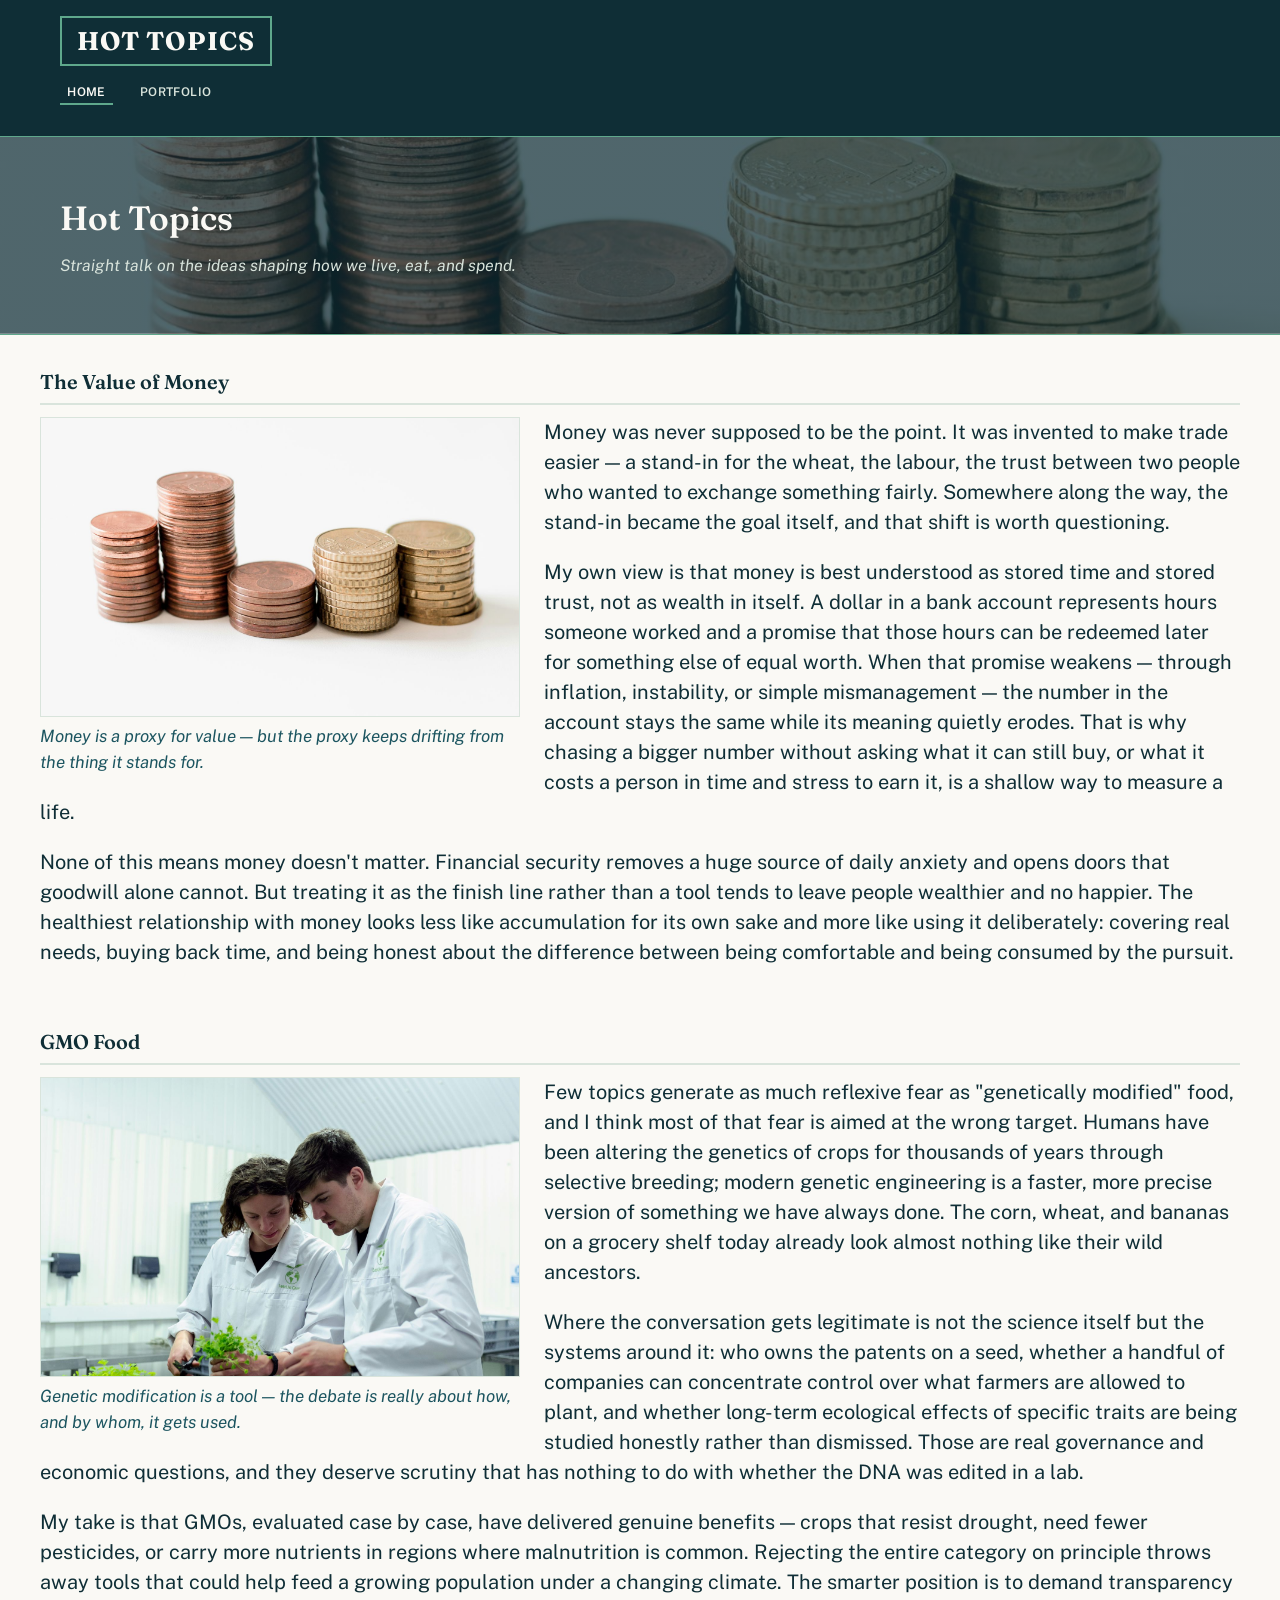
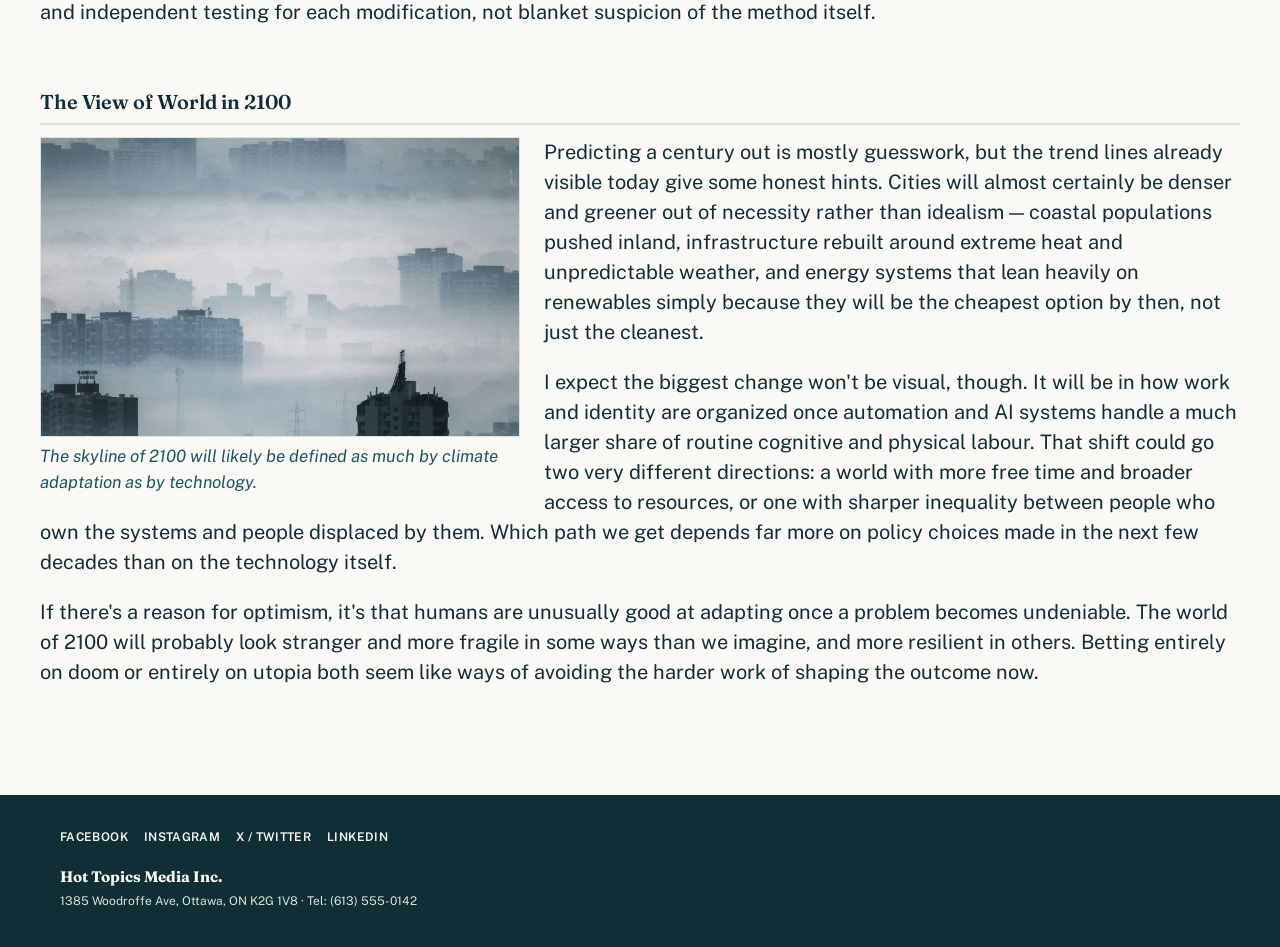
<file: index.html>
<!DOCTYPE html>
<html lang="en">
<head>
  <meta charset="UTF-8">
  <meta name="viewport" content="width=device-width, initial-scale=1.0">
  <title>Hot Topics — Money, GMOs &amp; the World in 2100</title>
  <meta name="description" content="Opinion and commentary on the value of money, GMO food, and what the world could look like in 2100.">

  <link rel="preconnect" href="https://fonts.googleapis.com">
  <link rel="preconnect" href="https://fonts.gstatic.com" crossorigin>
  <link href="https://fonts.googleapis.com/css2?family=Fraunces:opsz,wght@9..144,500;9..144,700&amp;family=Public+Sans:wght@400;600&amp;display=swap" rel="stylesheet">

  <link rel="stylesheet" href="./css/style.css">
</head>
<body>

  <header class="site-header">
    <div class="wrap">
      <div class="logo-row">
        <span class="logo">HOT&nbsp;TOPICS</span>
      </div>
      <nav class="nav-bar" aria-label="Primary">
        <ul id="nav-links">
          <li><a href="./partials/home.html" class="is-active">Home</a></li>
          <li><a href="./partials/portfolio.html">Portfolio</a></li>
        </ul>
      </nav>
    </div>
    <div class="masthead">
      <div class="wrap">
        <h1>Hot Topics</h1>
        <p class="tagline">Straight talk on the ideas shaping how we live, eat, and spend.</p>
      </div>
    </div>
  </header>

  <main id="main-content" class="wrap">
    <p class="loading">Loading content&hellip;</p>
  </main>

  <footer class="site-footer">
    <div class="wrap">
      <ul class="social-list">
        <li><a href="https://facebook.com" target="_blank" rel="noopener">Facebook</a></li>
        <li><a href="https://instagram.com" target="_blank" rel="noopener">Instagram</a></li>
        <li><a href="https://twitter.com" target="_blank" rel="noopener">X / Twitter</a></li>
        <li><a href="https://linkedin.com" target="_blank" rel="noopener">LinkedIn</a></li>
      </ul>
      <p class="company-info">
        <strong>Hot Topics Media Inc.</strong>
        1385 Woodroffe Ave, Ottawa, ON K2G 1V8 · Tel: (613) 555-0142
      </p>
    </div>
  </footer>

  <script src="./js/main.js"></script>
</body>
</html>
</file>
<file: css/style.css>
/* ==========================================================================
   HOT TOPICS — Colour Scheme (analogous: blue -> teal -> green)
   --ink    : #0F2E36  (deepest teal-blue — nav / footer / headings on light)
   --teal   : #1C5560  (primary brand teal)
   --leaf   : #2F7A75  (teal-green — links, accents)
   --sage   : #5FA88C  (green — hover / secondary accent)
   --mist   : #D9E4DC  (pale sage — card backgrounds)
   --paper  : #FAF9F5  (warm off-white — page background)
   --sage-text: #347059 (darker sage, text-only — WCAG AA contrast fix for link hover)
   Reference: colours picked with an analogous scheme on color.adobe.com
   ========================================================================== */

:root {
  --ink: #0f2e36;
  --teal: #1c5560;
  --leaf: #2f7a75;
  --sage: #5fa88c;
  --mist: #d9e4dc;
  --paper: #faf9f5;
  --sage-text: #347059; /* darker sage, used only for text — passes WCAG AA contrast on --paper */

  --font-heading: "Fraunces", Georgia, "Times New Roman", serif;
  --font-body: "Public Sans", -apple-system, "Segoe UI", Helvetica, Arial, sans-serif;

  --max-width: 75rem;
  --gutter: 1.25rem;
}

/* ---------- Reset ---------- */
*, *::before, *::after { box-sizing: border-box; }
html { -webkit-text-size-adjust: 100%; }
body {
  margin: 0;
  background: var(--paper);
  color: var(--ink);
  font-family: var(--font-body);
  font-size: 0.75rem;       /* mobile view */
  line-height: 1.5;
  -webkit-font-smoothing: antialiased;
}
h1, h2, h3, h4 { font-family: var(--font-heading); color: var(--ink); margin: 0 0 0.6em; font-weight: 600; }
p { margin: 0 0 1em; }
img { max-width: 100%; display: block; height: auto; }
a { color: var(--leaf); text-decoration: none; }
a:hover, a:focus { color: var(--sage-text); text-decoration: underline; }
a:focus-visible, button:focus-visible { outline: 3px solid var(--sage); outline-offset: 2px; }
figure { margin: 0; }
figcaption { font-size: 0.85em; color: var(--teal); font-style: italic; margin-top: 0.4em; }

.wrap {
  width: 100%;
  max-width: var(--max-width);
  margin: 0 auto;
  padding: 0 var(--gutter);
}

/* ---------- Header ---------- */
.site-header { background: var(--ink); color: var(--paper); }
.site-header .wrap { padding-top: 1rem; padding-bottom: 1rem; }

.logo-row { display: flex; justify-content: center; align-items: center; margin-bottom: 0.75rem; }
.logo {
  font-family: var(--font-heading);
  font-weight: 700;
  font-size: 1.6rem;
  letter-spacing: 0.04em;
  color: var(--paper);
  border: 2px solid var(--sage);
  padding: 0.15em 0.6em;
}

.nav-bar ul {
  list-style: none;
  margin: 0;
  padding: 0;
  display: flex;
  flex-direction: column;
  align-items: center;
  gap: 0.4rem;
}
.nav-bar a {
  color: var(--mist);
  font-family: var(--font-body);
  font-weight: 600;
  letter-spacing: 0.03em;
  text-transform: uppercase;
  font-size: 0.75rem;
  padding: 0.3em 0.6em;
}
.nav-bar a:hover, .nav-bar a:focus, .nav-bar a.is-active {
  color: var(--paper);
  text-decoration: none;
  border-bottom: 2px solid var(--sage);
}

.masthead {
  margin-top: 1rem;
  text-align: center;
  background-image: linear-gradient(rgba(15,46,54,0.72), rgba(15,46,54,0.72)), url("../img/money.jpg");
  background-size: cover;
  background-position: center;
  padding: 2.5rem 1rem;
  border-top: 1px solid var(--sage);
  border-bottom: 1px solid var(--sage);
}
.masthead h1 { color: var(--paper); font-size: 1.6rem; margin-bottom: 0.3em; }
.masthead .tagline { color: var(--mist); font-size: 0.85rem; font-style: italic; margin: 0; }

/* ---------- Main content ---------- */
main#main-content { padding: 2rem 0 1rem; }

.article {
  margin-bottom: 2.5rem;
}
.article h2 {
  font-size: 1.25rem;
  border-bottom: 2px solid var(--mist);
  padding-bottom: 0.3em;
}
.article figure img { border: 1px solid var(--mist); }
.article p { text-align: left; }
.article .sources { font-size: 0.85em; color: var(--teal); }
.article .sources a { color: var(--teal); text-decoration: underline; }

/* Portfolio cards */
.cards {
  display: grid;
  grid-template-columns: 1fr;   /* mobile: 1 column */
  gap: 1.25rem;
}
.card {
  background: var(--mist);
  border: 1px solid var(--sage);
  overflow: hidden;
  text-align: center;
}
.card img { width: 100%; }
.card figcaption {
  font-size: 1rem;
  font-family: var(--font-heading);
  font-weight: 600;
  padding: 0.6em;
  margin: 0;
  color: var(--ink);
  font-style: normal; /* override the default italic figcaption style for card titles */
}

.loading, .error-msg { text-align: center; padding: 2rem 0; color: var(--teal); }

/* ---------- Footer ---------- */
.site-footer { background: var(--ink); color: var(--mist); margin-top: 2rem; }
.site-footer .wrap { padding: 1.5rem var(--gutter); text-align: center; }
.social-list {
  list-style: none;
  display: flex;
  justify-content: center;
  gap: 1rem;
  padding: 0;
  margin: 0 0 1rem;
  flex-wrap: wrap;
}
.social-list a {
  color: var(--paper);
  font-weight: 600;
  font-size: 0.75rem;
  text-transform: uppercase;
  letter-spacing: 0.03em;
}
.social-list a:hover { color: var(--sage); }
.company-info { font-size: 0.75rem; line-height: 1.6; }
.company-info strong { color: var(--paper); display: block; font-family: var(--font-heading); font-size: 0.95rem; margin-bottom: 0.2em; }

/* ==========================================================================
   TABLET  35rem – 80rem
   ========================================================================== */
@media (min-width: 35rem) {
  body { font-size: 1rem; }

  .logo-row { margin-bottom: 0.5rem; }
  .nav-bar ul { flex-direction: row; justify-content: center; gap: 1.25rem; }

  .masthead h1 { font-size: 2.1rem; }
  .masthead .tagline { font-size: 1rem; }

  .article { display: flow-root; }
  .article figure {
    float: left;
    width: 40%;
    margin: 0 1.5rem 0.5rem 0;
  }
  .article .article-body { width: 100%; }
  .article .article-body p:first-of-type { margin-top: 0; }

  .cards { grid-template-columns: repeat(2, 1fr); }
}

/* ==========================================================================
   DESKTOP  > 80rem
   ========================================================================== */
@media (min-width: 80rem) {
  body { font-size: 1.25rem; }

  .wrap { text-align: left; }
  .logo-row { justify-content: flex-start; }
  .nav-bar ul { justify-content: flex-start; }
  .masthead { text-align: left; }

  .site-header .wrap,
  main .wrap { display: block; }

  .cards { grid-template-columns: repeat(3, 1fr); }

  .site-footer .wrap { text-align: left; }
  .social-list { justify-content: flex-start; }
}
</file>
